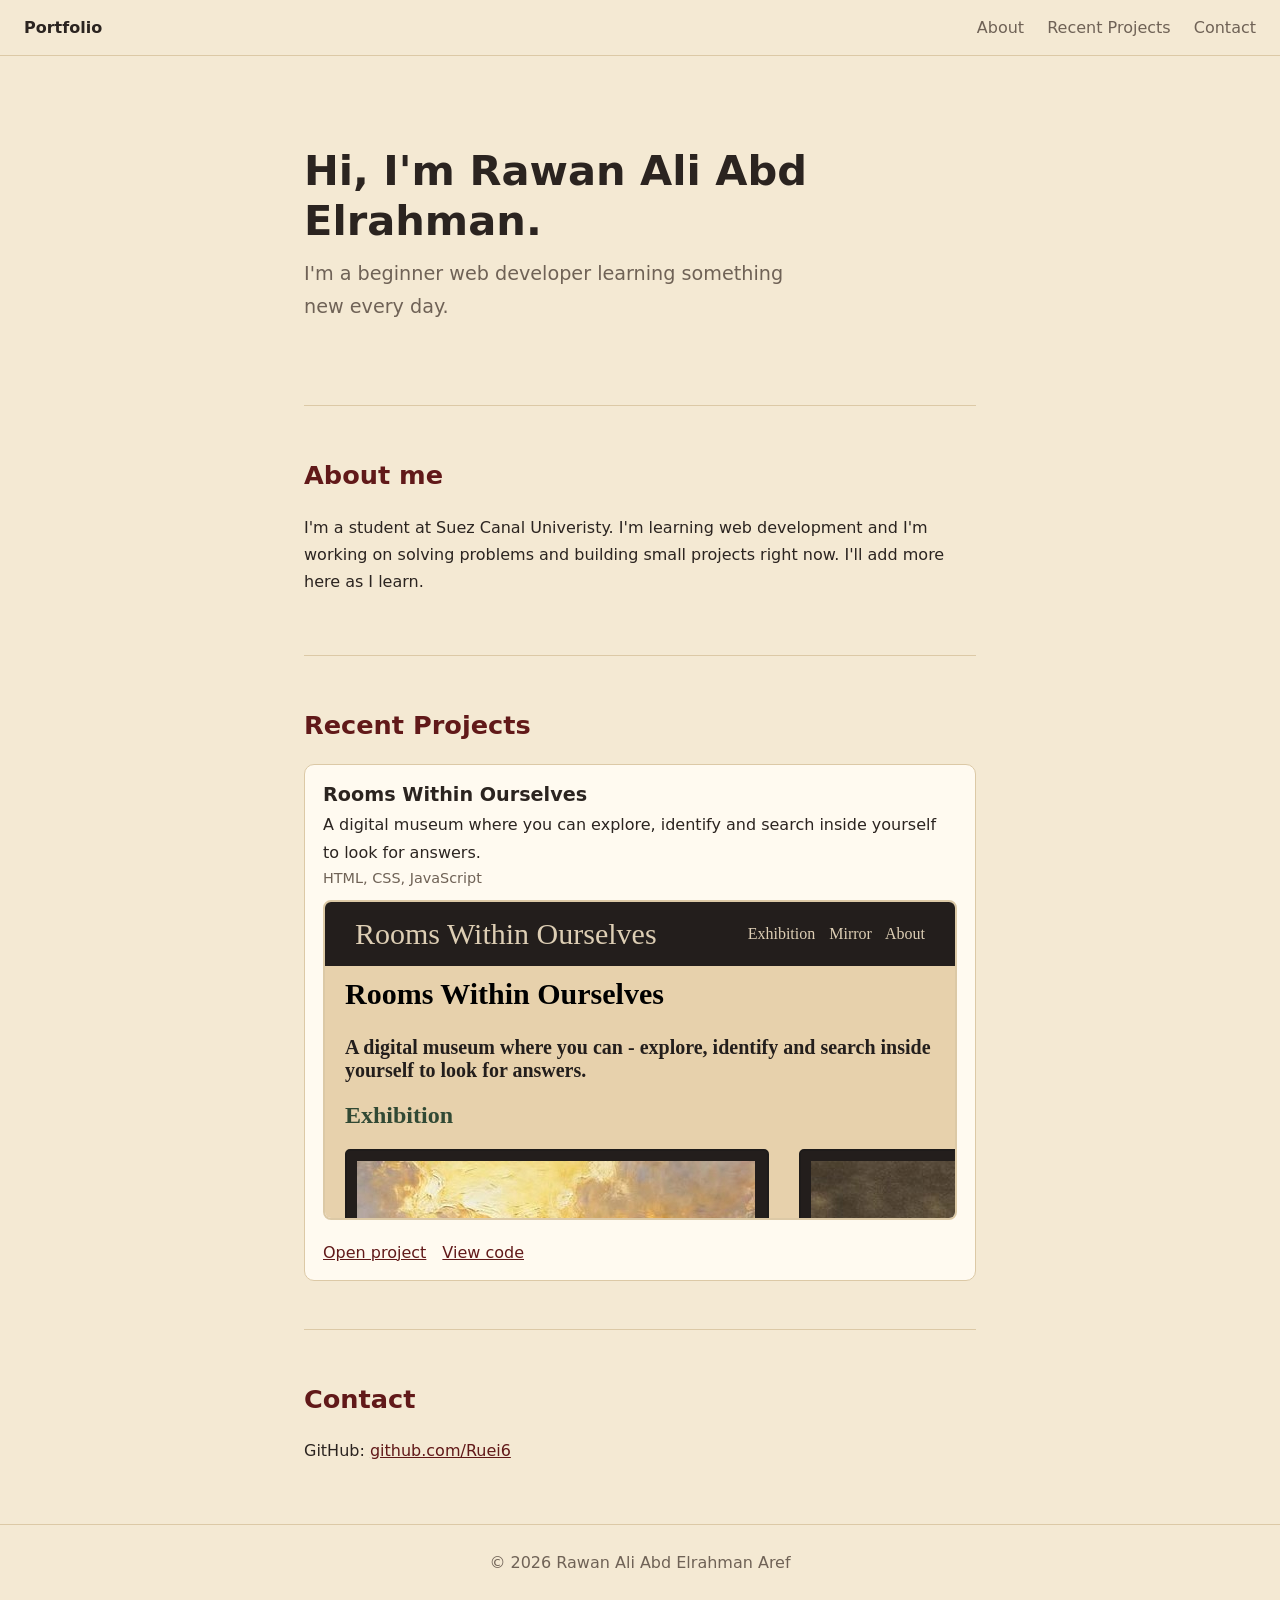
<file: Portfolio/index.html>
<!DOCTYPE html>
<html lang="en">
<head>
  <meta charset="UTF-8">
  <meta name="viewport" content="width=device-width, initial-scale=1">
  <title>My Portfolio</title>
  <link rel="stylesheet" href="style.css">
</head>
<body>

  <header>
    <a class="logo" href="#top">Portfolio</a>
    <nav>
      <a href="#about">About</a>
      <a href="#projects">Recent Projects</a>
      <a href="#contact">Contact</a>
    </nav>
  </header>

  <main id="top">

    <section class="hero">
      <h1>Hi, I'm Rawan Ali Abd Elrahman.</h1>
      <p>I'm a beginner web developer learning something new every day.</p>
    </section>

    <section id="about">
      <h2>About me</h2>
      <p>
        I'm a student at Suez Canal Univeristy. I'm learning web development
        and I'm working on solving problems and building small projects right now.
        I'll add more here as I learn.
      </p>
    </section>

    <section id="projects">
      <h2>Recent Projects</h2>
      <ul class="projects" id="project-list"></ul>
    </section>

    <section id="contact">
      <h2>Contact</h2>
      <p>GitHub: <a href="https://github.com/Ruei6" target="_blank" rel="noopener">github.com/Ruei6</a></p>
    </section>

  </main>

  <footer>&copy; 2026 Rawan Ali Abd Elrahman Aref</footer>

  <script src="script.js"></script>
</body>
</html>
</file>
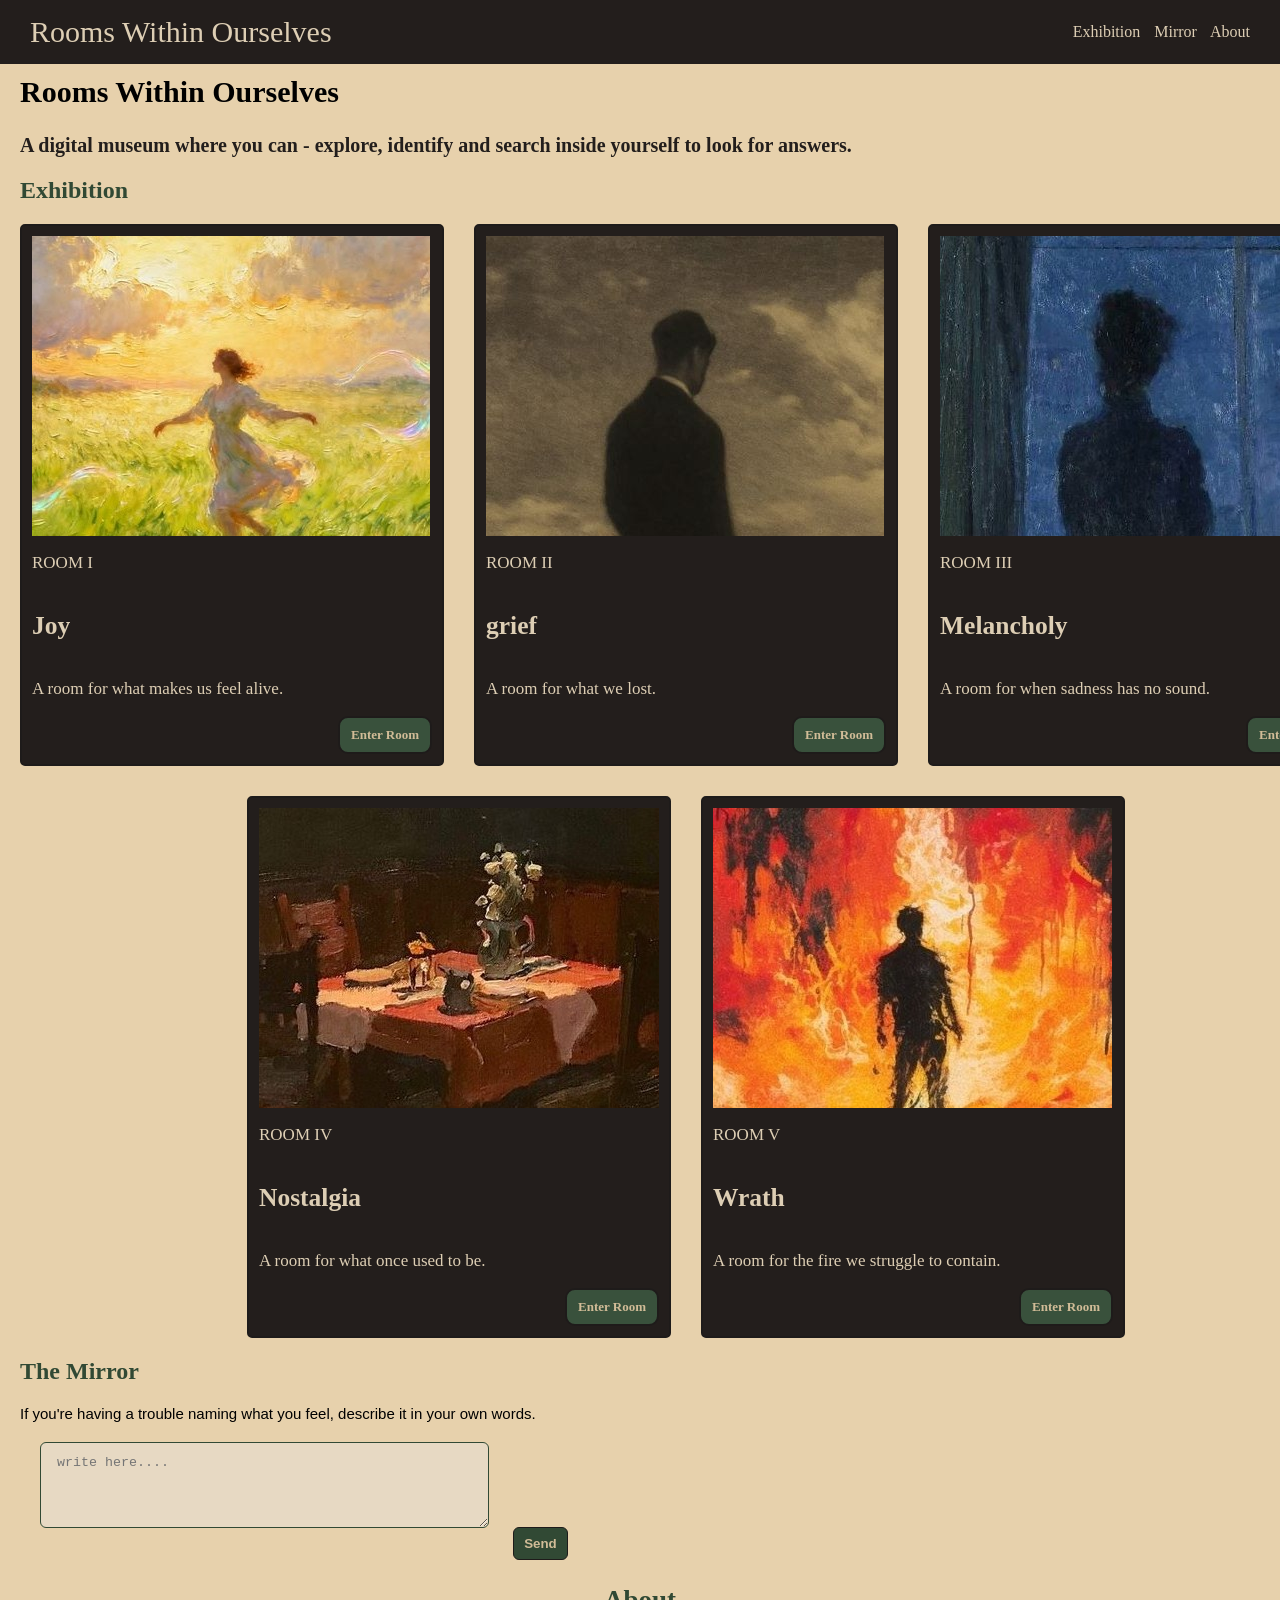
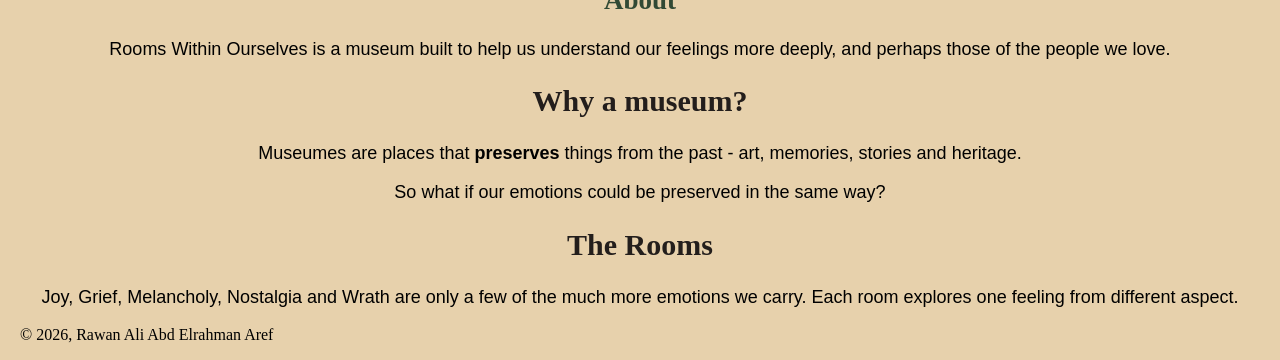
<file: Portfolio/rooms-within-ourselves/index.html>
<!DOCTYPE html>
<html lang="en">
    <head>
        <title>Rooms Within Ourselves</title>
        <link rel="stylesheet" href="style.css">
    </head>
    <body>
        <nav id="header">
            <a href="#home" class="logo">Rooms Within Ourselves</a>
            <div class="navlinks">
            <a href="#exhibition">Exhibition</a>
            <a href="#mirror">Mirror</a>
            <a href="#about">About</a>
            </div>
        </nav>       

        <section id="home">
            <h1>Rooms Within Ourselves</h1>
            <p>A digital museum where you can - explore, identify and search inside yourself to look for answers.</p>
        </section>

        <section id="exhibition">
            <h1 class="headers">Exhibition</h1>
            <div class="rooms">
            <div class="roomcard">
                <div class="roomcardimg">
                    <img src="joy.jpg" alt="joy">
                </div>
                <p>ROOM I</p>
                <h2>Joy</h2>
                <p>A room for what makes us feel alive.</p>
                <button class="enterRoom" data-room="joy">Enter Room</button>
            </div>
            <div class="roomcard">
                <div class="roomcardimg">
                    <img src="grief.jpg" alt="grief">
                </div>
                <p>ROOM II</p>
                <h2>grief</h2>
                <p>A room for what we lost.</p>
                <button class="enterRoom" data-room="grief">Enter Room</button>
            </div>
            <div class="roomcard">
                <div class="roomcardimg">
                    <img src="melancholy.jpg" alt="melancholy">
                </div>
                <p>ROOM III</p>
                <h2>Melancholy</h2>
                <p>A room for when sadness has no sound.</p>
                <button class="enterRoom" data-room="melancholy">Enter Room</button>
            </div>
            <div class="roomcard">
                <div class="roomcardimg">
                    <img src="nostalgia.jpg" alt="nostalgia">
                </div>
                <p>ROOM IV</p>
                <h2>Nostalgia</h2>
                <p>A room for what once used to be.</p>
                <button class="enterRoom" data-room="nostalgia">Enter Room</button>
            </div>
            <div class="roomcard">
                <div class="roomcardimg">
                    <img src="wrath.jpg" alt="wrath">
                </div>
                <p>ROOM V</p>
                <h2>Wrath</h2>
                <p>A room for the fire we struggle to contain.</p> 
                <button class="enterRoom" data-room="wrath">Enter Room</button>
            </div>
            </div>

            <div id="joy">
                <button class="closeroom">X</button>
                <div class="roomtitle">
                <p>ROOM I</p>
                <h1>JOY</h1>
                <p>Joy is a feeling of great pleasure, happiness, or delight that comes</p>
                <p>from success, a sense of well-being, or good fortune</p>
                </div>
                <div class="roominfo">
                <h2>About Joy</h2>
                <h3>Mind</h3>
                <p>Your brain increases activity in systems linked to reward and motivation,making experiences</p>
                <p>feel more meaningful and encouraging you to seek more of what feels good.</p>
                <h3>Body</h3>
                <p>Your muscles tend to relax, your energy can increase, and your body may release</p>
                <p>chemicals associated with pleasure, connection, and motivation.</p>
                <h3>Feeling</h3>
                <p>Joy can feel like warmth, lightness, excitement, or a sense that everything</p>
                <p>feels a little more alive.</p>
                <h3>Behavior</h3>
                <p>You naturally become more likely to approach people, explore, communicate, laugh, and share</p>
                <p>the experience with others.</p>
                <h3>When You Feel This</h3>
                <p>Let yourself enjoy it. Share it with someone, make something from it, or simply stay present</p>
                <p>instead of worrying about when it will end.</p>
                <h3>Color</h3>
                <p>A yellowish-orange — often associated with brightness, warmth, energy, and life.</p>
                <h3>Sound</h3>
                <p>Bright and rhythmic — often represented by faster tempos, higher pitches, and sounds that feel open and energetic.</p>
                </div>
            </div>
            <div id="grief">
                <button class="closeroom">X</button>
                <div class="roomtitle">
                <p>ROOM II</p>
                <h1>GRIEF</h1>
                <p>Grief is a natural emotional and physical response to a significant loss, such as the death</p>
                <p>of a loved one, a breakup, or a major life change.</p>
                </div>
                <div class="roominfo">
                <h2>About Grief</h2>
                <h3>Mind</h3>
                <p>Your mind tries to process the reality of a loss, often moving between memories,</p>
                <p>disbelief, longing, and attempts to understand what has happened.</p>
                <h3>Body</h3>
                <p>Grief can leave the body exhausted, heavy, tense, or physically drained, while sleep,</p>
                <p>appetite, and energy may also change.</p>
                <h3>Feeling</h3>
                <p>It can feel like a deep ache, emptiness, or longing that comes in waves and may return unexpectedly.</p>
                <h3>Behavior</h3>
                <p>You may withdraw, cry, seek comfort, revisit memories, or find it difficult to continue</p>
                <p>with your usual routines.</p>
                <h3>When You Feel This</h3>
                <p>Give yourself permission to grieve instead of forcing yourself to feel normal. Talk to someone you trust, let the</p>
                <p>feelings come without judging them, and keep small routines like eating, sleeping, and getting outside.</p>
                <p> Grief does not have to be rushed.</p>
                <h3>Color</h3>
                <p>Grey — often associated with emptiness, absence, uncertainty, and a world that feels less vivid.</p>
                <h3>Sound</h3>
                <p>Quiet and distant — like a slow melody with long pauses, where the silence feels almost as important as the sound.</p>
                </div>
            </div>
            <div id="melancholy">
                <button class="closeroom">X</button>
                <div class="roomtitle">
                <p>ROOM III</p>
                <h1>MELANCHOLY</h1>
                <p>Melancholy is a deep, pensive, and long-lasting state of thoughtful sadness.</p>
                </div>
                <div class="roominfo">
                <h2>About Melancholy</h2>
                <h3>Mind</h3>
                <p>Your attention turns inward, making you more likely to reflect deeply on memories, meaning,</p>
                <p>loneliness, and things that cannot be changed.</p>
                <h3>Body</h3>
                <p>The body may become slower and less energetic, with a sense of heaviness, stillness, or tiredness.</p>
                <h3>Feeling</h3>
                <p>It is a quiet sadness that can feel strangely comforting, beautiful, or familiar rather than completely painful.</p>
                <h3>Behavior</h3>
                <p>You may become more withdrawn and reflective, choosing solitude, music, writing, or simply</p>
                <p>sitting with your thoughts.</p>
                <h3>When You Feel This</h3>
                <p>You don't always need to push melancholy away. Give yourself some quiet time, write, listen to music, or do something creative.</p>
                <p>If the sadness starts keeping you from everyday life for a long time, reach out to someone you trust or a professional.</p>
                <h3>Color</h3>
                <p>Navy blue — often associated with quietness, depth, distance, and sadness.</p>
                <h3>Sound</h3>
                <p>Soft and slow — often imagined through low tones, gentle melodies, and spaces of silence.</p>
                </div>
            </div>
            <div id="nostalgia">
                <button class="closeroom">X</button>
                <div class="roomtitle">
                <p>ROOM IV</p>
                <h1>NOSTALGIA</h1>
                <p>Nostalgia is a bittersweet emotional state of longing or sentimental yearning for a past period, person, or place.</p>
                </div>
                <div class="roominfo">
                <h2>About Nostalgia</h2>
                <h3>Mind</h3>
                <p>Your brain retrieves emotionally meaningful memories and reconnects them with the feelings associated with</p>
                <p>the past, making those moments feel unusually vivid.</p>
                <h3>Body</h3>
                <p>Remembering the past can create warmth and comfort, sometimes accompanied by a feeling of heaviness or</p>
                <p>longing because the moment cannot be returned to.</p>
                <h3>Feeling</h3>
                <p>It feels like being emotionally pulled toward a time, place, or person you can remember clearly</p>
                <p>but cannot fully return to.</p>
                <h3>Behavior</h3>
                <p>You may revisit old photos, music, places, conversations, or objects that reconnect you with the past.</p>
                <h3>Color</h3>
                <p>A reddish-brown — resembling old photographs and giving the feeling of something preserved from another time.</p>
                <h3>Sound</h3>
                <p>Familiar and distant — like an old song that immediately brings back a specific memory.</p>
                </div>
            </div>
            <div id="wrath">
                <button class="closeroom">X</button>
                <div class="roomtitle">
                <p>ROOM V</p>
                <h1>WRATH</h1>
                <p>Wrath means extreme, fierce anger that often includes a strong wish to punish or take revenge.</p>
                </div>
                <div class="roominfo">
                <h2>About Wrath</h2>
                <h3>Mind</h3>
                <p>Your attention becomes intensely focused on the perceived injustice or threat, while the brain becomes more</p>
                <p>prepared to respond rather than calmly consider alternatives.</p>
                <h3>Body</h3>
                <p>Your heart rate, blood pressure, breathing, and muscle tension can increase as your body prepares for</p>
                <p>confrontation or action.</p>
                <h3>Feeling</h3>
                <p>Wrath can feel like an overwhelming surge of heat, power, pressure, and an intense need to act</p>
                <p>against what caused the anger.</p>
                <h3>Behavior</h3>
                <p>You become more likely to confront, shout, attack, or take forceful action to remove the perceived source of the wrong.</p>
                <h3>When You Feel This</h3>
                <p>Give yourself space before acting on the anger. Step away from the situation, slow your breathing, move your body, or write</p>
                <p>down what you're feeling. Once the intensity passes, you can decide what actually needs to be said or done.</p>
                <h3>Color</h3>
                <p>Crimson red — associated with heat, blood, intensity, danger, and aggression.</p>
                <h3>Sound</h3>
                <p>Loud and forceful — imagined through heavy rhythms, sharp sounds, and increasing intensity.</p>
                </div>
            </div>
        </section>

        <section id="mirror">
            <h1 class="headers">The Mirror</h1>
            <form id="mirrorform">
                <label for="message">If you're having a trouble naming what you feel, describe it in your own words.</label>
                <br>
                <textarea id="message" name="message" rows="4" cols="50" placeholder="write here...."></textarea>
                <button id="sendmessage" type="submit">Send</button>
                <p id="mirrorResult"></p>
            </form>
        </section>

        <section id="about">
            <h1 class="headers">About</h1>
            <p>Rooms Within Ourselves is a museum built to help us understand our feelings more deeply, and perhaps those of the people we love.</p>
            <h2>Why a museum?</h2>
            <p>Museumes are places that <strong>preserves</strong> things from the past - art, memories, stories and heritage.</p>
            <p>So what if our emotions could be preserved in the same way?</p>
            <h2>The Rooms</h2>
            <p>Joy, Grief, Melancholy, Nostalgia and Wrath are only a few of the much more emotions we carry. Each room explores one feeling from different aspect.</p>
        </section>
        <footer>
            <p>&copy; 2026, Rawan Ali Abd Elrahman Aref</p>
        </footer>
        <script src="script.js"></script>
    </body>
</html>
</file>
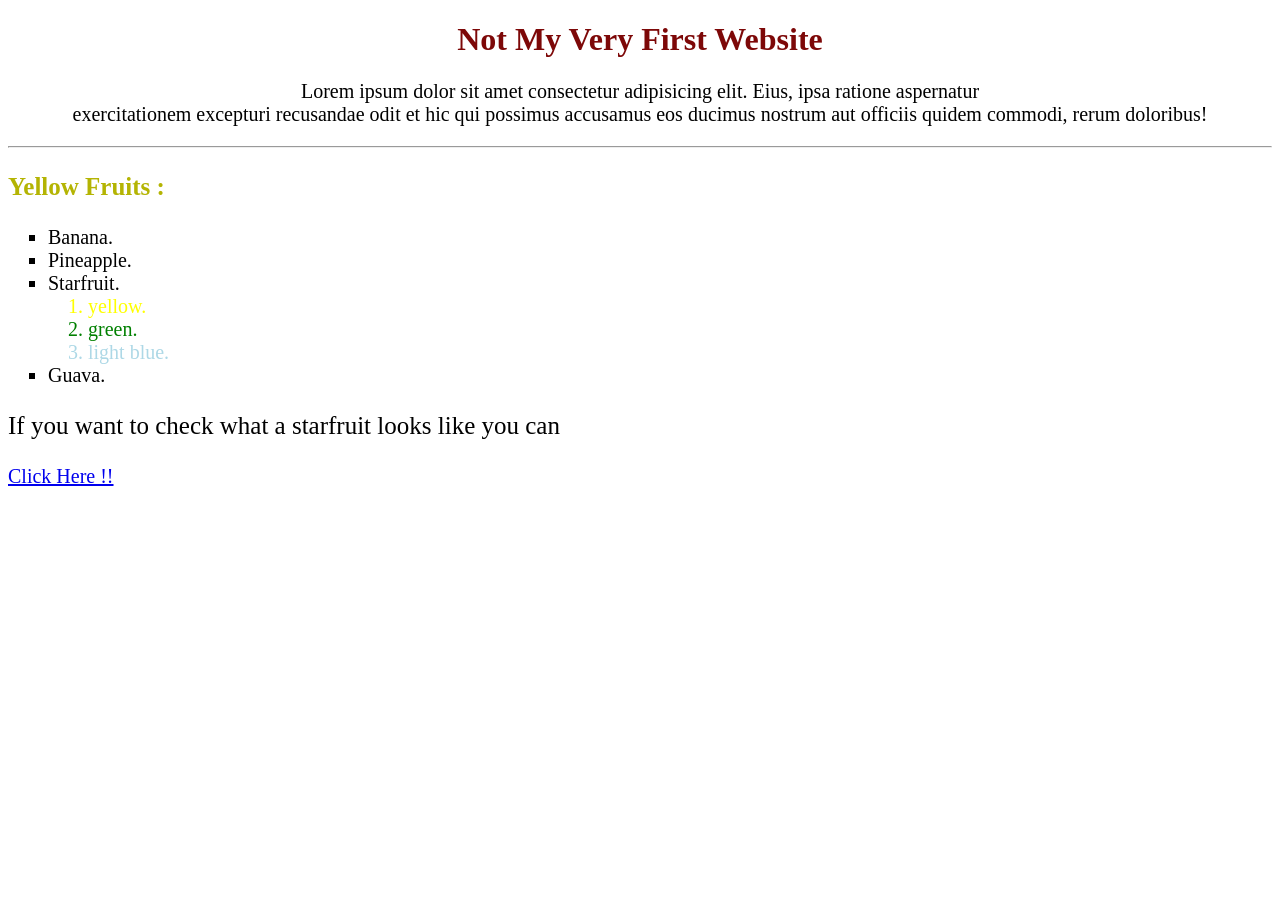
<file: assignment-01.html>
<!DOCTYPE html>
<html lang="en">
    <head>
        <title>Assignment 01</title>
    </head>
    <body>
        <h1 style="color: rgb(125, 8, 8); text-align: center;"><b>Not My Very First Website</b></h1>
        <p style="text-align: center; font-size: 20px;">Lorem ipsum dolor sit amet consectetur adipisicing elit. Eius, ipsa ratione aspernatur <br>
            exercitationem excepturi recusandae odit et hic qui possimus accusamus eos ducimus nostrum aut officiis quidem commodi, rerum doloribus!</p>
        <hr>
        <p style="font-size: 25px; color:rgb(180, 180, 3)"><b>Yellow Fruits :</b></p>
        <ul type="square" style="font-size: 20px;">
            <li>Banana.</li>
            <li>Pineapple.</li>
            <li>Starfruit.
                <ol>
                    <li style="color:yellow;">yellow.</li>
                    <li style="color:green;">green.</li>
                    <li style="color:lightblue;">light blue.</li>
                </ol>
            </li>
            <li>Guava.</li>
        </ul>
        <p style="font-size: 25px;">If you want to check what a starfruit looks like you can </p>
        <a href="https://www.google.com/search?sca_esv=82a1b8dc42af9358&rlz=1C1GCEA_enEG1226EG1226&sxsrf=APpeQnuLFOxZqkzKwRtOEX2gtO_8g9c_iw:1792541045443&udm=2&fbs=[base64]&q=starfruit&sa=X&sqi=2&ved=2ahUKEwj-54ji58mXAxWAUaQEHcYwJVQQtKgLegQIExAB&biw=1536&bih=742&dpr=1.25#sv=CAMSURoyKhBlLXk3NmtsdHl0R1BTcWNNMg55NzZrbHR5dEdQU3FjTToOTzRLQW8xSy1aYXFOTk0gBCoXCgFzEhBlLXk3NmtsdHl0R1BTcWNNGAEwARgHIJOGwsoFSggQAhgBIAIoAQ" style="font-size: 20px;">Click Here !!</a>
    </body>
</html>
</file>
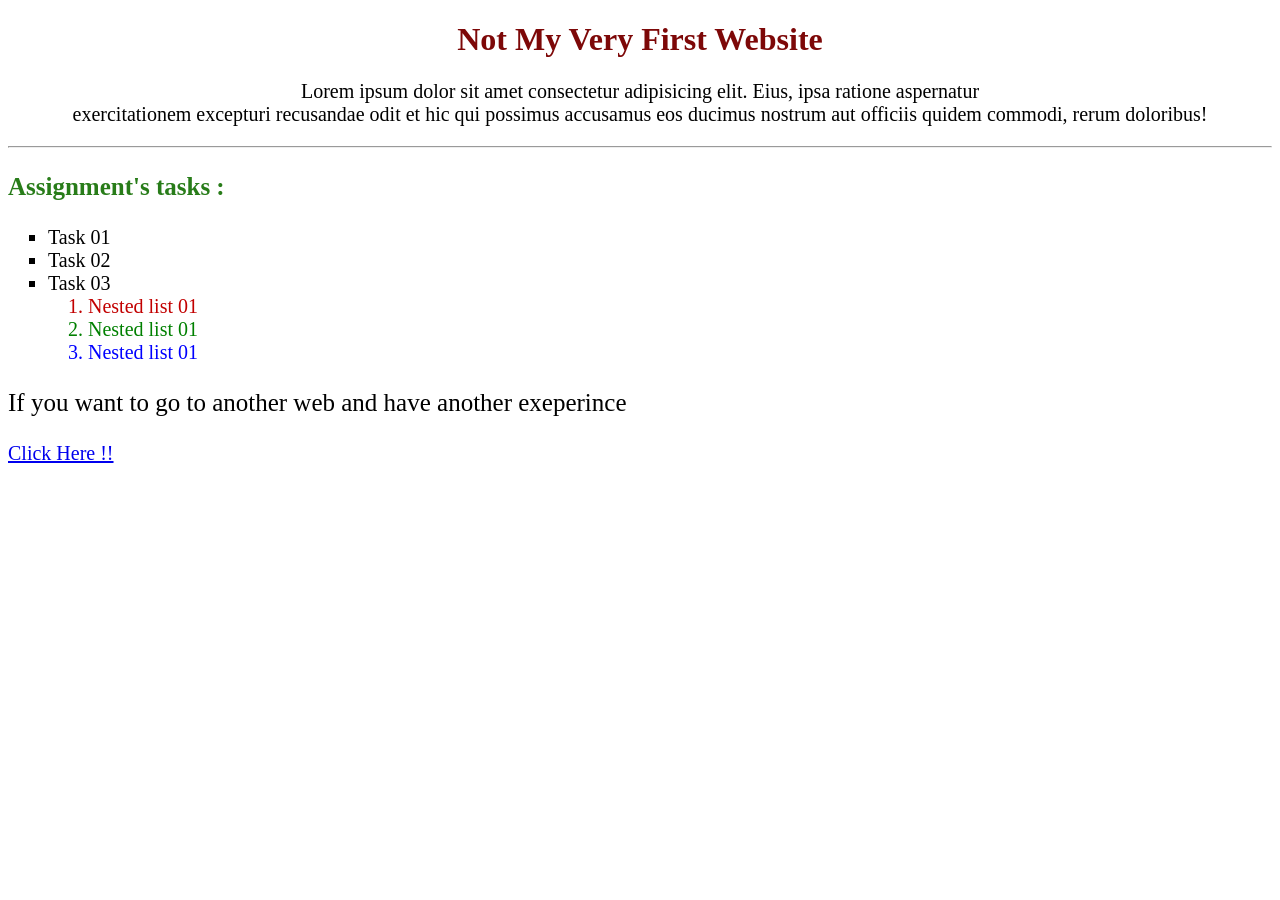
<file: assignment-02-01-0.html>
<!DOCTYPE html>
<html lang="en">
    <head>
        <title>Task 01</title>
    </head>
    <body>
        <h1 style="color: rgb(125, 8, 8); text-align: center;"><b>Not My Very First Website</b></h1>
        <p style="text-align: center; font-size: 20px;">Lorem ipsum dolor sit amet consectetur adipisicing elit. Eius, ipsa ratione aspernatur <br>
            exercitationem excepturi recusandae odit et hic qui possimus accusamus eos ducimus nostrum aut officiis quidem commodi, rerum doloribus!</p>
        <hr>
        <p style="font-size: 25px; color:rgb(40, 124, 25)"><b>Assignment's tasks :</b></p>
        <ul type="square" style="font-size: 20px;">
            <li>Task 01</li>
            <li>Task 02</li>
            <li>Task 03
                <ol>
                    <li style="color:rgb(194, 0, 0);">Nested list 01</li>
                    <li style="color:green;">Nested list 01</li>
                    <li style="color:blue;">Nested list 01</li>
                </ol>
            </li>
        </ul>
        <p style="font-size: 25px;">If you want to go to another web and have another exeperince </p>
        <a href="assignment-02-01-1.html#end" style="font-size: 20px;">Click Here !!</a>
    </body>
</html>
</file>
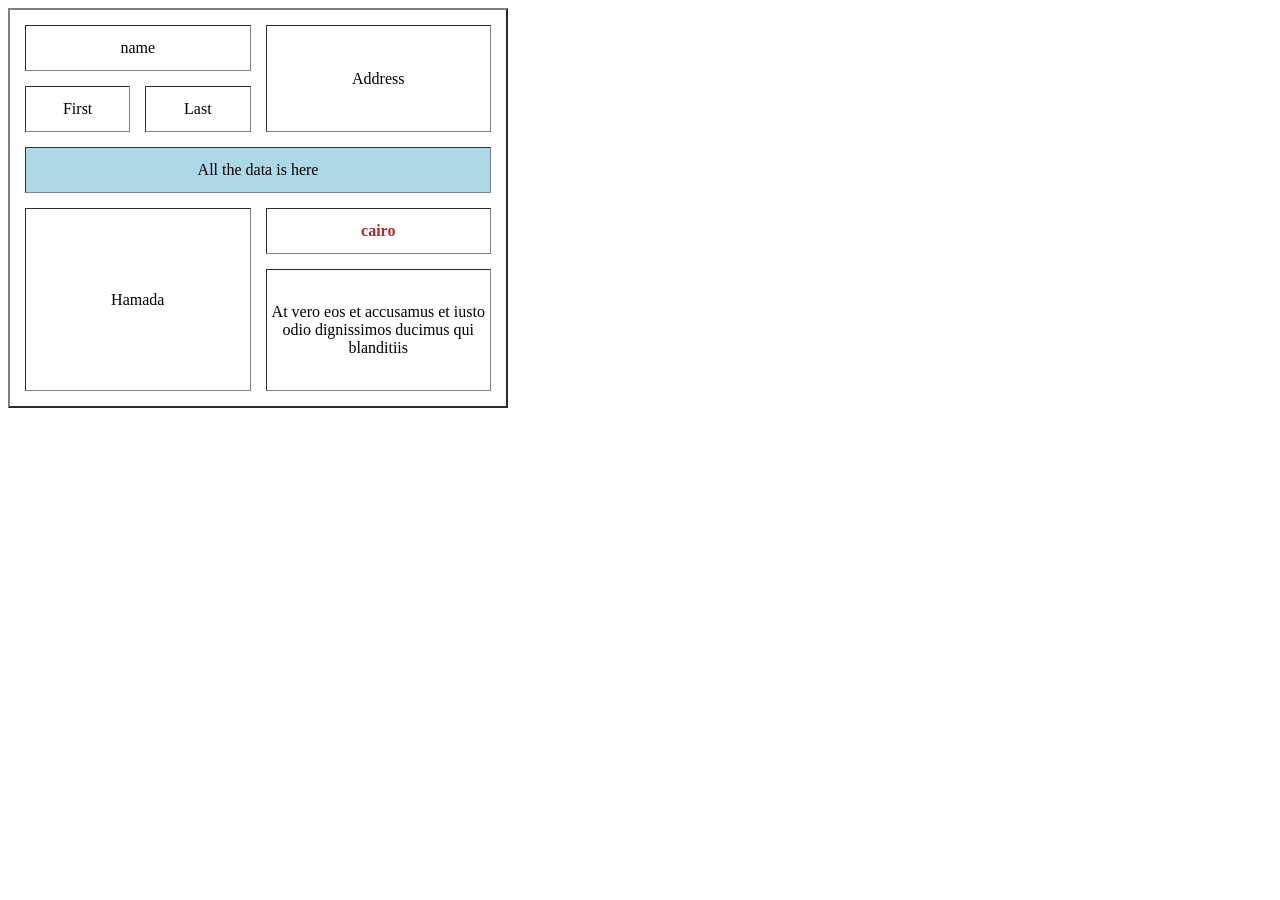
<file: assignment-02-02.html>
<!DOCTYPE html>
<html lang="en">
    <head>
        <title>Assignment 02</title>
    </head>
    <body>
        <table border="2" cellspacing="15" style="width: 500px; height: 400px; table-layout: fixed;">
            <tr>
                <td colspan="2" style="text-align: center;">name</td>
                <td colspan="2" rowspan="2" style="text-align: center;">Address</td>
            </tr>
            <tr>
                <td style="text-align: center;">First</td>
                <td style="text-align: center;">Last</td>
            </tr>
            <tr>
                <td colspan="4" style="text-align: center; background-color: lightblue;">All the data is here</td>
            </tr>
            <tr>
                <td colspan="2" rowspan="2" style="text-align: center;">Hamada</td>
                <td colspan="2" style="text-align: center; color: brown;"><b>cairo</b></td>
            </tr>
            <tr>
                <td colspan="2" style="text-align: center;">At vero eos et accusamus et iusto odio dignissimos ducimus qui blanditiis</td>
            </tr>
        </table>
    </body>
</html>
</file>
<file: Portfolio/style.css>
:root {
  --bg: #f4e9d3;
  --text: #2b2420;
  --muted: #6f6256;
  --accent: #611919;
  --line: #dcc9a6;
  --soft: #fffaf0;
}

* { box-sizing: border-box; }

html { scroll-behavior: smooth; scroll-padding-top: 70px; }

body {
  margin: 0;
  font-family: system-ui, -apple-system, "Segoe UI", Arial, sans-serif;
  line-height: 1.7;
  color: var(--text);
  background: var(--bg);
}

/* Header */
header {
  position: sticky;
  top: 0;
  display: flex;
  justify-content: space-between;
  align-items: center;
  flex-wrap: wrap;
  gap: 8px;
  padding: 14px 24px;
  background: var(--bg);
  border-bottom: 1px solid var(--line);
}
.logo { font-weight: 700; color: var(--text); text-decoration: none; }
nav a { margin-left: 18px; color: var(--muted); text-decoration: none; }
nav a:hover { color: var(--accent); }

/* Layout */
main { max-width: 720px; margin: 0 auto; padding: 0 24px; }
section { padding: 48px 0; border-bottom: 1px solid var(--line); }
section:last-child { border-bottom: 0; }
h1, h2 { }
h1 { font-size: 2.6rem; line-height: 1.2; margin: 0 0 12px; }
h2 { font-size: 1.6rem; margin: 0 0 16px; color: var(--accent); }
p { margin: 0 0 12px; }
a { color: var(--accent); }

.hero { padding: 90px 0 70px; }
.hero p { font-size: 1.2rem; color: var(--muted); max-width: 480px; }

/* Recent Projects */
.projects { list-style: none; padding: 0; margin: 0; display: grid; gap: 14px; }
.projects li { padding: 14px 18px; background: var(--soft); border: 1px solid var(--line); border-radius: 10px; }
.projects .name { font-size: 1.2rem; font-weight: 600; }
.projects .tech { color: var(--muted); font-size: 0.9rem; margin-bottom: 10px; }
.projects .preview { width: 100%; height: 320px; border: 2px solid var(--line); border-radius: 8px; background: #fff; }
.projects .links { margin-top: 10px; }
.projects .links a { margin-right: 16px; }

footer { padding: 24px; text-align: center; color: var(--muted); border-top: 1px solid var(--line); }

:focus-visible { outline: 2px solid var(--accent); outline-offset: 2px; }

@media (max-width: 520px) {
  h1 { font-size: 2rem; }
  nav a { margin: 0 12px 0 0; }
}
</file>
<file: Portfolio/rooms-within-ourselves/style.css>
html{
    scroll-behavior: smooth;
}
body{
    background-color: #e7d1ac;
    margin:auto 20px;
    padding-top: 50px;
}
#header{
    background-color: #231e1c;
    position:fixed;
    top: 0;
    left: 0;
    width: 100%;
    display:flex;
    align-items: center;
    justify-content: space-between;
    
}
a{
    color:#ddceb4;
    text-decoration: none;
}
a:hover{
    color: #d1bc97;
    text-decoration: underline;
}
.logo{
    padding: 15px 30px ;
    font-size: 30px;
}
.navlinks{
    padding: 15px 30px;
    word-spacing: 10px;
    text-align: right;
}
#home{
    font-size: 20px;
    font-weight: bold;
    font-family: Times, serif;
    color:#231e1c;
}
#home h1{
    font-family: serif; 
    color:black;
}
.headers{
    font-family:Cambria, Cochin, Georgia, Times, 'Times New Roman', serif;
    font-weight: bold;
    color:#314934;  
}
.rooms{
    display:grid;
    grid-template-columns: repeat(6,1fr);
    gap: 30px;
}
.roomcard{
    font-size: 17px;
    background-color: #231e1c;
    color: #ddceb4;
    width: 400px;
    border: 2px solid #1e1b1a;
    border-radius: 5px;
    padding:10px;
    overflow:hidden;
    display:flex;
    flex-direction: column;
    grid-column: span 2;
}
.roomcard p{
    font-family:Georgia, 'Times New Roman', Times, serif;
}
.roomcard:nth-child(4){
    grid-column: 2 / 4;
}
.roomcard:nth-child(5){
    grid-column: 4 / 6;
}
.roomcardimg{
    width: 100%;
    height: 300px;
    overflow:hidden;
}
.enterRoom{
    size: 20%;
    border-radius: 10px;
    border: 2px solid #1e1b1a;
    background-color: #39513c;
    padding: 9px 11px;
    color:#d1bc97;
    font-size: 13px;
    font-family: Georgia, 'Times New Roman', Times, serif;
    font-weight: bold;
    align-self: flex-end;
    margin-top: auto;
    cursor: pointer;
}
#joy,#grief,#melancholy,#nostalgia,#wrath{
    display: none;
    position: fixed;
    top: 0;
    left: 0;
    width: 100%;
    background-color: #e7d1ac;
    height: 100vh;
    z-index: 100;
    overflow-y: auto; 
}
.closeroom{
    position: fixed;
    top: 15px;
    right: 25px;
    background-color: #662323;
    border: 2px solid #231e1c;
    color:#eeeeee;
    border-radius: 10px;
    padding: 7px 11px;
    z-index: 100;
    cursor: pointer;
}
.roomtitle{
    text-align: center;
    font-size: 20px;
    font-family:'Lucida Sans', 'Lucida Sans Regular', 'Lucida Grande', 'Lucida Sans Unicode', Geneva, Verdana, sans-serif;
}
.roomtitle p{
    font-weight: bold;
    color: #231e1c;
}
#joy .roomtitle h1{
    color: #8f752c;
}
#grief .roomtitle h1{
    color:#555454;
}
#melancholy .roomtitle h1{
    color:#282266;
}
#nostalgia .roomtitle h1{
    color:#682c24;
}
#wrath .roomtitle h1{
    color:#8c0d0d;
}
.roominfo{
    margin: 20px;
    font-size: 20px;
    font-family:'Segoe UI', Tahoma, Geneva, Verdana, sans-serif;
}
.roominfo h2, .roominfo h3{
    font-size: 25px;
}
.roominfo h2{
    color:#314934;
    font-family: Georgia, 'Times New Roman', Times, serif;
}
.roominfo p{
    color:#231e1c;
}
#mirrorform{
    font-family: Verdana, Geneva, Tahoma, sans-serif;
    font-size: 15px;
}
#mirrorform textarea{
    background-color: #e7d9c3;
    color:#645f5f;
    padding: 12px 16px;
    margin: 20px;
    border-radius: 6px;
    border: 1px solid #314934;
}
#sendmessage{
    padding: 8px 10px;
    background-color: #314934;
    color:#d1bc97;
    font-weight: bold;
    border-radius: 6px;
    border: 1px solid #1e1b1a;
    cursor: pointer;
}
#about p{
    font-family: Verdana, Geneva, Tahoma, sans-serif;
}
#about{
    font-size: 18px;
    text-align: center;
}
#about h2{
    font-size: 30px;
    color:#231e1c;
}
#mirrorResult{
    font-size: 25px;
    font-family: Arial, Helvetica, sans-serif;
    font-weight: bold;
    color:#662323;
}
</file>
